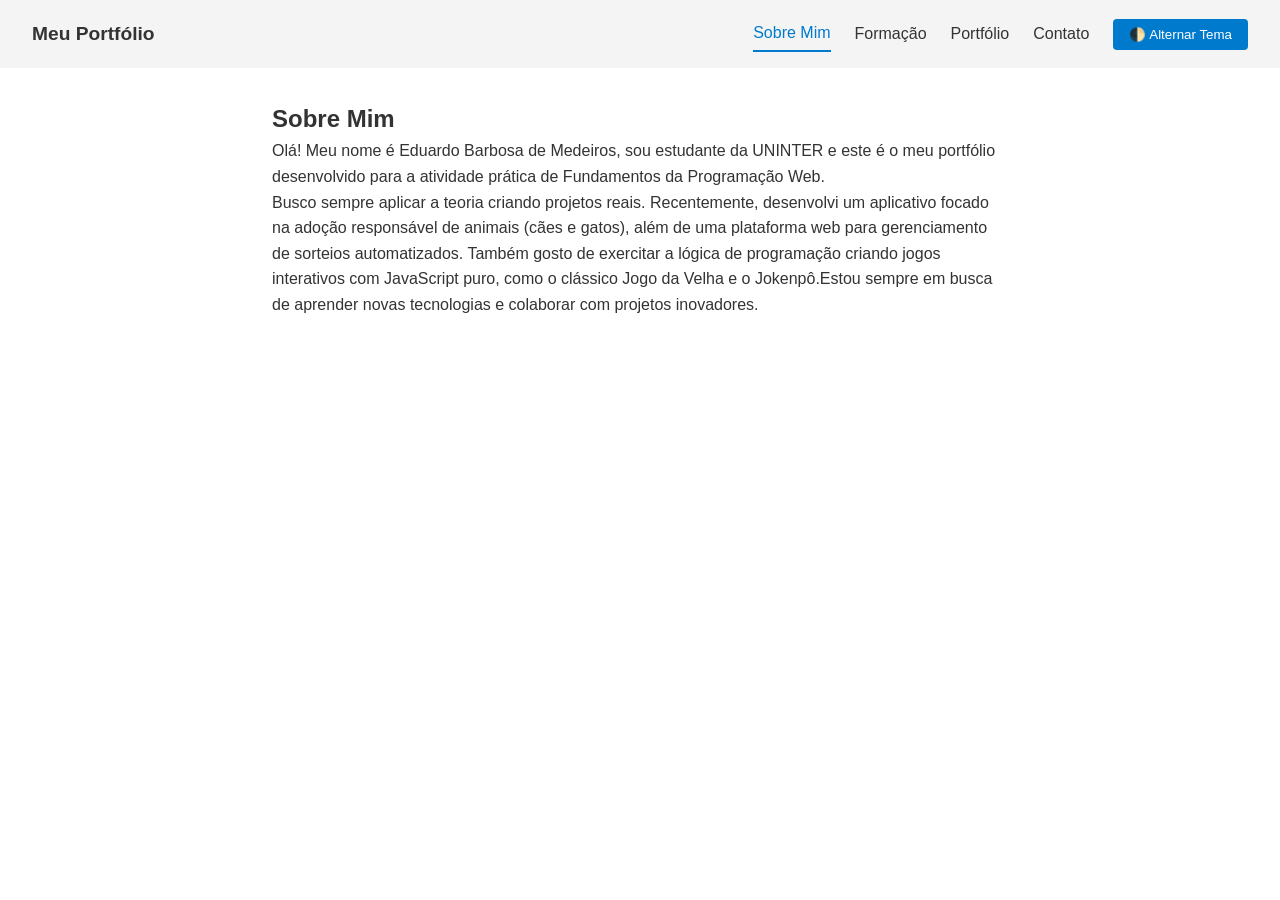
<file: index.html>
<!DOCTYPE html>
<html lang="pt-BR">
<head>
    <meta charset="UTF-8">
    <meta name="viewport" content="width=device-width, initial-scale=1.0">
    <title>Portfólio | Sobre Mim</title>
    <link rel="stylesheet" href="style.css">
</head>
<body>

    <header>
        <div class="logo">Meu Portfólio</div>
        
        <button class="menu-toggle" id="menuToggle" aria-label="Abrir Menu">
            ☰
        </button>

        <nav class="nav-menu" id="navMenu">
            <a href="index.html" class="active">Sobre Mim</a>
            <a href="formacao.html">Formação</a>
            <a href="portfolio.html">Portfólio</a>
            <a href="contato.html">Contato</a>
            <button id="themeToggle" class="theme-btn">🌓 Alternar Tema</button>
        </nav>
    </header>

    <main class="content">
        <section>
            <h1>Sobre Mim</h1>
            <p>Olá! Meu nome é Eduardo Barbosa de Medeiros, sou estudante da UNINTER e este é o meu portfólio desenvolvido para a atividade prática de Fundamentos da Programação Web.</p>
            <p>Busco sempre aplicar a teoria criando projetos reais. Recentemente, desenvolvi um aplicativo focado na adoção responsável de animais (cães e gatos), além de uma plataforma web para gerenciamento de sorteios automatizados. Também gosto de exercitar a lógica de programação criando jogos interativos com JavaScript puro, como o clássico Jogo da Velha e o Jokenpô.Estou sempre em busca de aprender novas tecnologias e colaborar com projetos inovadores.</p>
        </section>
    </main>

    <script src="script.js"></script>
</body>
</html>
</file>
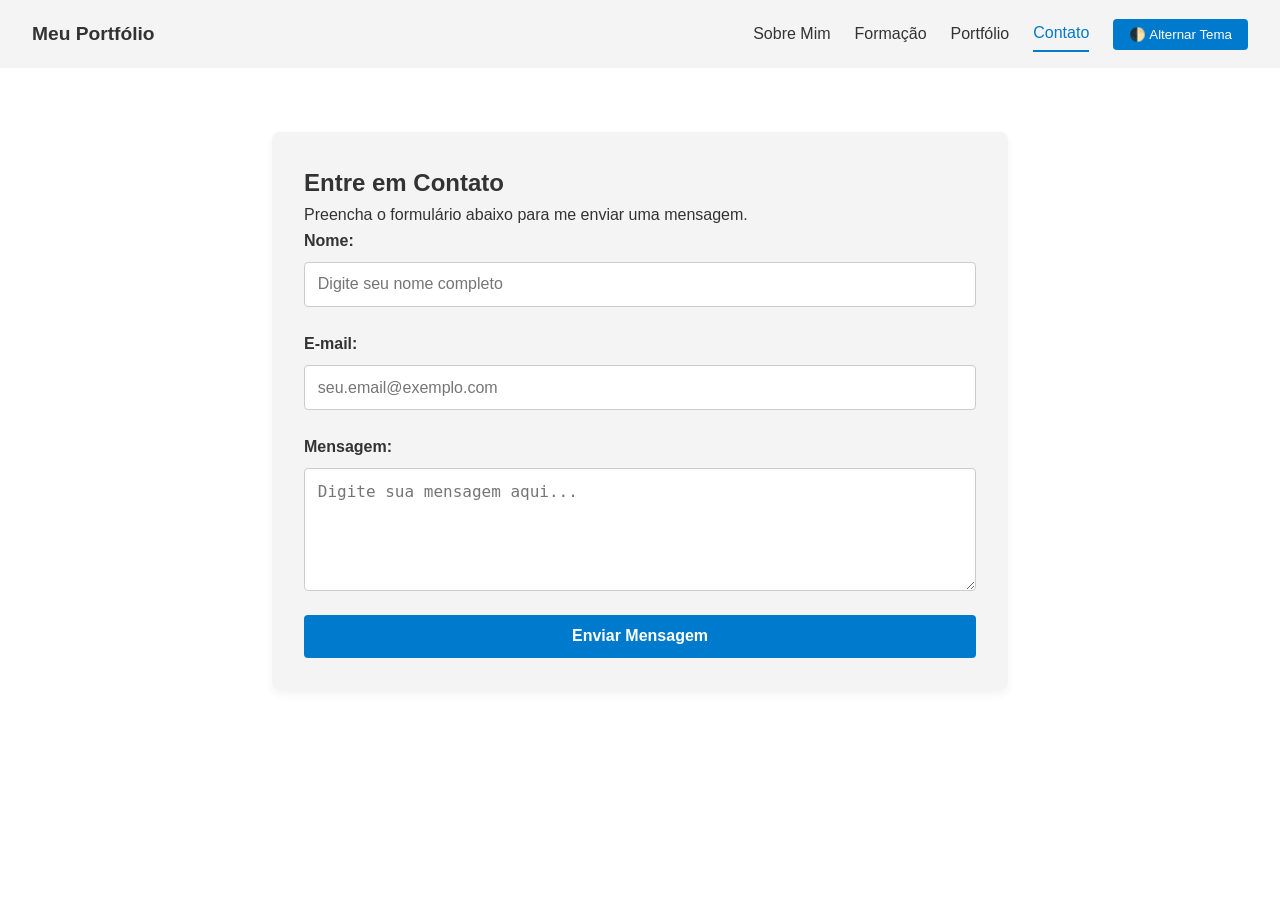
<file: contato.html>
<!DOCTYPE html>
<html lang="pt-BR">
<head>
    <meta charset="UTF-8">
    <meta name="viewport" content="width=device-width, initial-scale=1.0">
    <title>Portfólio | Contato</title>
    <link rel="stylesheet" href="style.css">
</head>
<body>

    <header>
        <div class="logo">Meu Portfólio</div>
        <button class="menu-toggle" id="menuToggle" aria-label="Abrir Menu">☰</button>
        <nav class="nav-menu" id="navMenu">
            <a href="index.html">Sobre Mim</a>
            <a href="formacao.html">Formação</a>
            <a href="portfolio.html">Portfólio</a>
            <a href="contato.html" class="active">Contato</a>
            <button id="themeToggle" class="theme-btn">🌓 Alternar Tema</button>
        </nav>
    </header>

    <main class="content">
        <section class="contact-section">
            <h1>Entre em Contato</h1>
            <p>Preencha o formulário abaixo para me enviar uma mensagem.</p>

            <div id="feedbackMessage" class="feedback-message"></div>

            <form id="contactForm" novalidate>
                <div class="form-group">
                    <label for="nome">Nome:</label>
                    <input type="text" id="nome" name="nome" required placeholder="Digite seu nome completo">
                </div>

                <div class="form-group">
                    <label for="email">E-mail:</label>
                    <input type="email" id="email" name="email" required placeholder="seu.email@exemplo.com">
                </div>

                <div class="form-group">
                    <label for="mensagem">Mensagem:</label>
                    <textarea id="mensagem" name="mensagem" rows="5" required placeholder="Digite sua mensagem aqui..."></textarea>
                </div>

                <button type="submit" class="submit-btn">Enviar Mensagem</button>
            </form>
        </section>
    </main>

    <script src="script.js"></script>
</body>
</html>
</file>
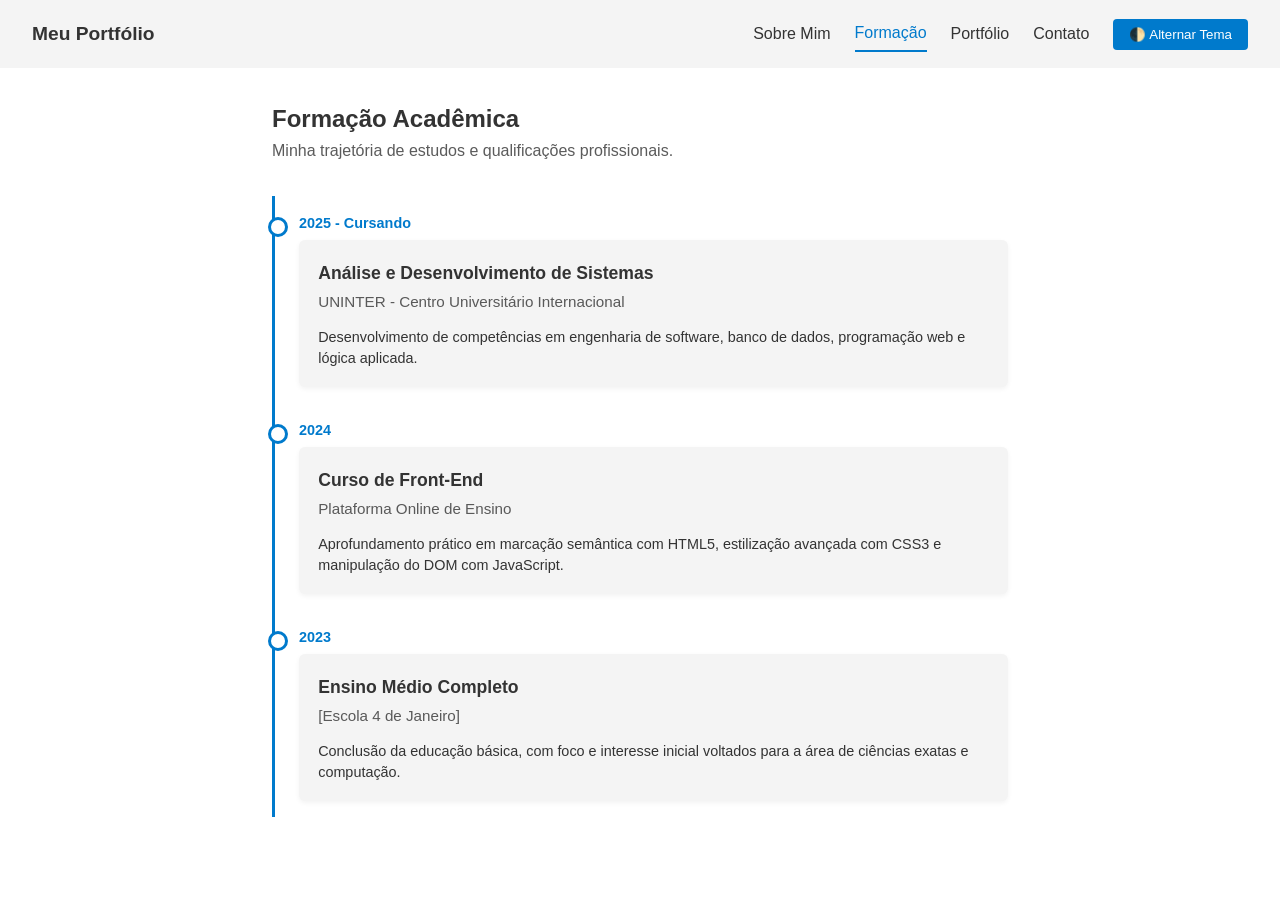
<file: formacao.html>
<!DOCTYPE html>
<html lang="pt-BR">
<head>
    <meta charset="UTF-8">
    <meta name="viewport" content="width=device-width, initial-scale=1.0">
    <title>Portfólio | Formação Acadêmica</title>
    <link rel="stylesheet" href="style.css">
</head>
<body>

    <header>
        <div class="logo">Meu Portfólio</div>
        <button class="menu-toggle" id="menuToggle" aria-label="Abrir Menu">☰</button>
        <nav class="nav-menu" id="navMenu">
            <a href="index.html">Sobre Mim</a>
            <a href="formacao.html" class="active">Formação</a>
            <a href="portfolio.html">Portfólio</a>
            <a href="contato.html">Contato</a>
            <button id="themeToggle" class="theme-btn">🌓 Alternar Tema</button>
        </nav>
    </header>

    <main class="content">
        <section>
            <h1>Formação Acadêmica</h1>
            <p class="subtitle">Minha trajetória de estudos e qualificações profissionais.</p>
            
            <div class="timeline">
                
                <div class="timeline-item">
                    <div class="timeline-date">2025 - Cursando</div>
                    <div class="timeline-body">
                        <h3>Análise e Desenvolvimento de Sistemas</h3>
                        <h4>UNINTER - Centro Universitário Internacional</h4>
                        <p>Desenvolvimento de competências em engenharia de software, banco de dados, programação web e lógica aplicada.</p>
                    </div>
                </div>

                <div class="timeline-item">
                    <div class="timeline-date">2024</div>
                    <div class="timeline-body">
                        <h3>Curso de Front-End</h3>
                        <h4>Plataforma Online de Ensino</h4>
                        <p>Aprofundamento prático em marcação semântica com HTML5, estilização avançada com CSS3 e manipulação do DOM com JavaScript.</p>
                    </div>
                </div>

                <div class="timeline-item">
                    <div class="timeline-date">2023</div>
                    <div class="timeline-body">
                        <h3>Ensino Médio Completo</h3>
                        <h4>[Escola 4 de Janeiro]</h4>
                        <p>Conclusão da educação básica, com foco e interesse inicial voltados para a área de ciências exatas e computação.</p>
                    </div>
                </div>

            </div>
        </section>
    </main>

    <script src="script.js"></script>
</body>
</html>
</file>
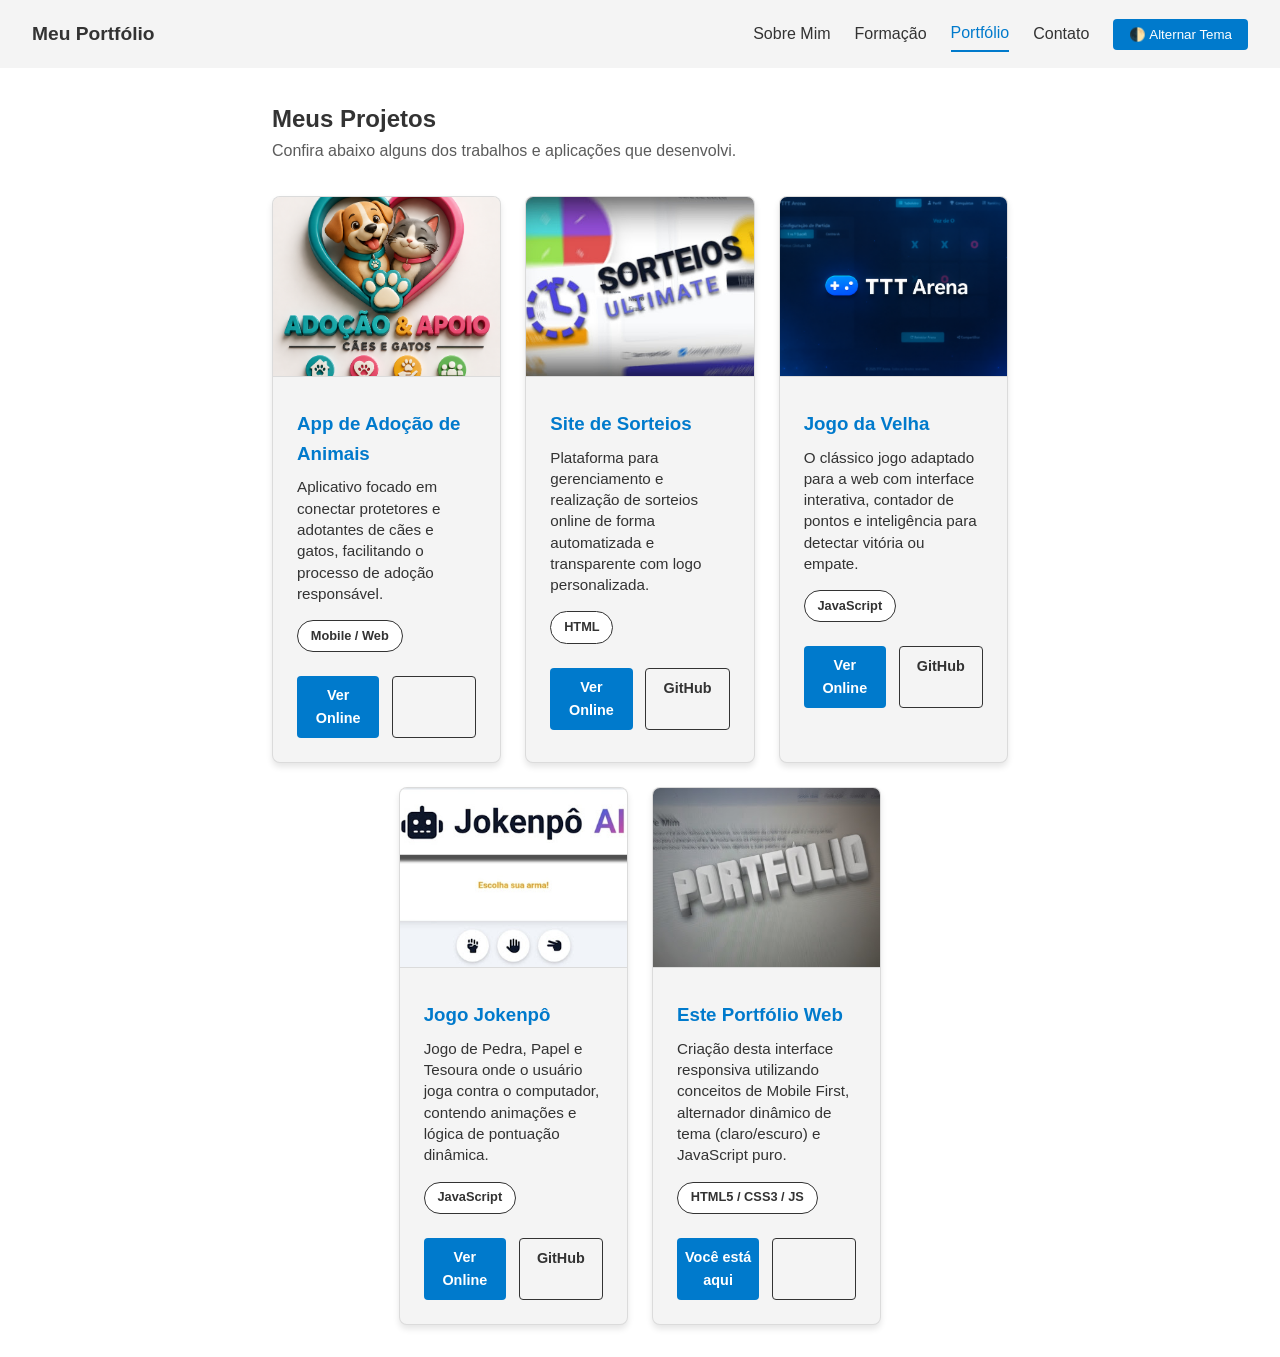
<file: portfolio.html>
<!DOCTYPE html>
<html lang="pt-BR">
<head>
    <meta charset="UTF-8">
    <meta name="viewport" content="width=device-width, initial-scale=1.0">
    <title>Portfólio | Meus Projetos</title>
    <link rel="stylesheet" href="style.css">
</head>
<body>

    <header>
        <div class="logo">Meu Portfólio</div>
        
        <button class="menu-toggle" id="menuToggle" aria-label="Abrir Menu">
            ☰
        </button>

        <nav class="nav-menu" id="navMenu">
            <a href="index.html">Sobre Mim</a>
            <a href="formacao.html">Formação</a>
            <a href="portfolio.html" class="active">Portfólio</a>
            <a href="contato.html">Contato</a>
            <button id="themeToggle" class="theme-btn">🌓 Alternar Tema</button>
        </nav>
    </header>

    <main class="content">
        <section>
            <h1>Meus Projetos</h1>
            <p class="subtitle">Confira abaixo alguns dos trabalhos e aplicações que desenvolvi.</p>
            
            <div class="projects-grid">
                
                <div class="project-card">
                    <img src="imagens/adocao.jpg" alt="Preview do App de Adoção" class="project-image">
                    <div class="project-info">
                        <h3>App de Adoção de Animais</h3>
                        <p>Aplicativo focado em conectar protetores e adotantes de cães e gatos, facilitando o processo de adoção responsável.</p>
                        <span class="tech-badge">Mobile / Web</span>
                        <div class="project-links">
                            <a href=" https://eduardob-477.github.io/Web-Adocao-e-Apoio/" target="_blank" class="btn-link preview">Ver Online</a>
                            <a href="https://github.com/seu-usuario/app-adocao" target="_blank" class="btn-link github"></a>
                        </div>
                    </div>
                </div>

                <div class="project-card">
                    <img src="imagens/sorteios.jpg" alt="Preview do Site de Sorteios" class="project-image">
                    <div class="project-info">
                        <h3>Site de Sorteios</h3>
                        <p>Plataforma para gerenciamento e realização de sorteios online de forma automatizada e transparente com logo personalizada.</p>
                        <span class="tech-badge">HTML</span>
                        <div class="project-links">
                            <a href="https://eduardob-477.github.io/Sorteios-online/" target="_blank" class="btn-link preview">Ver Online</a>
                            <a href="https://github.com/EduardoB-477/Sorteios-online" target="_blank" class="btn-link github">GitHub</a>
                        </div>
                    </div>
                </div>

                <div class="project-card">
                    <img src="imagens/jogo-da-velha.jpg" alt="Preview do Jogo da Velha" class="project-image">
                    <div class="project-info">
                        <h3>Jogo da Velha</h3>
                        <p>O clássico jogo adaptado para a web com interface interativa, contador de pontos e inteligência para detectar vitória ou empate.</p>
                        <span class="tech-badge">JavaScript</span>
                        <div class="project-links">
                            <a href="https://eduardob-477.github.io/T-T-T-Arena/" target="_blank" class="btn-link preview">Ver Online</a>
                            <a href="https://github.com/EduardoB-477/T-T-T-Arena" target="_blank" class="btn-link github">GitHub</a>
                        </div>
                    </div>
                </div>

                <div class="project-card">
                    <img src="imagens/jokenpo.jpg" alt="Preview do Jogo Jokenpô" class="project-image">
                    <div class="project-info">
                        <h3>Jogo Jokenpô</h3>
                        <p>Jogo de Pedra, Papel e Tesoura onde o usuário joga contra o computador, contendo animações e lógica de pontuação dinâmica.</p>
                        <span class="tech-badge">JavaScript</span>
                        <div class="project-links">
                            <a href="https://eduardob-477.github.io/Jokenp--Master/" target="_blank" class="btn-link preview">Ver Online</a>
                            <a href="https://github.com/EduardoB-477/Jokenp--Master" target="_blank" class="btn-link github">GitHub</a>
                        </div>
                    </div>
                </div>

                <div class="project-card">
                    <img src="imagens/portfolio.jpg" alt="Preview Deste Portfólio" class="project-image">
                    <div class="project-info">
                        <h3>Este Portfólio Web</h3>
                        <p>Criação desta interface responsiva utilizando conceitos de Mobile First, alternador dinâmico de tema (claro/escuro) e JavaScript puro.</p>
                        <span class="tech-badge">HTML5 / CSS3 / JS</span>
                        <div class="project-links">
                            <a href="#" class="btn-link preview">Você está aqui</a>
                            <a href="https://github.com/EduardoB-477/portfolio-uninter" target="_blank" class="btn-link github"></a>
                        </div>
                    </div>
                </div>

            </div>
        </section>
    </main>

    <script src="script.js"></script>
</body>
</html>
</file>
<file: style.css>
/* ==========================================================================
   1. VARIÁVEIS DE COR (Gerenciamento de Tema Claro/Escuro)
   ========================================================================== */
:root {
    --bg-color: #ffffff;
    --text-color: #333333;
    --header-bg: #f4f4f4;
    --accent-color: #007acc;
    --menu-mobile-bg: #eeeeee;
}

/* Cores aplicadas quando o body tiver a classe .dark-theme */
body.dark-theme {
    --bg-color: #121212;
    --text-color: #e0e0e0;
    --header-bg: #1e1e1e;
    --accent-color: #3792cb;
    --menu-mobile-bg: #2a2a2a;
}

/* ==========================================================================
   2. ESTILOS GERAIS
   ========================================================================== */
* {
    margin: 0;
    padding: 0;
    box-sizing: border-box;
    transition: background-color 0.3s, color 0.3s;
}

body {
    font-family: Arial, sans-serif;
    background-color: var(--bg-color);
    color: var(--text-color);
}

header {
    display: flex;
    justify-content: space-between;
    align-items: center;
    padding: 1rem 2rem;
    background-color: var(--header-bg);
    position: sticky;
    top: 0;
    z-index: 1000;
}

.logo {
    font-weight: bold;
    font-size: 1.2rem;
}

/* ==========================================================================
   3. MENU RESPONSIVO (MOBILE FIRST)
   ========================================================================== */
.menu-toggle {
    display: block; /* Visível no mobile */
    font-size: 1.5rem;
    background: none;
    border: none;
    color: var(--text-color);
    cursor: pointer;
}

.nav-menu {
    display: none; /* Escondido por padrão no mobile */
    flex-direction: column;
    position: absolute;
    top: 100%;
    left: 0;
    width: 100%;
    background-color: var(--menu-mobile-bg);
    padding: 1rem;
    gap: 1rem;
    box-shadow: 0 4px 6px rgba(0,0,0,0.1);
}

/* Classe que o JavaScript vai injetar para abrir o menu */
.nav-menu.active {
    display: flex;
}

.nav-menu a {
    text-decoration: none;
    color: var(--text-color);
    font-weight: 500;
    padding: 0.5rem 0;
}

.nav-menu a.active {
    color: var(--accent-color);
    border-bottom: 2px solid var(--accent-color);
}

.theme-btn {
    padding: 0.5rem 1rem;
    cursor: pointer;
    background-color: var(--accent-color);
    color: white;
    border: none;
    border-radius: 4px;
}

.content {
    padding: 2rem;
    max-width: 800px;
    margin: 0 auto;
    line-height: 1.6;
}

/* ==========================================================================
   4. MEDIA QUERIES (Telas Maiores / Desktop)
   ========================================================================== */
@media (min-width: 768px) {
    .menu-toggle {
        display: none; /* Esconde o botão hambúrguer no PC */
    }

    .nav-menu {
        display: flex; /* Mostra o menu horizontalmente */
        flex-direction: row;
        position: static;
        width: auto;
        background: none;
        box-shadow: none;
        padding: 0;
        align-items: center;
        gap: 1.5rem;
    }
}
/* ==========================================================================
   5. ESTILOS DO FORMULÁRIO DE CONTATO
   ========================================================================== */
.contact-section {
    background-color: var(--header-bg);
    padding: 2rem;
    border-radius: 8px;
    box-shadow: 0 4px 10px rgba(0, 0, 0, 0.05);
    margin-top: 2rem;
}

.form-group {
    margin-bottom: 1.5rem;
    display: flex;
    flex-direction: column;
    gap: 0.5rem;
}

.form-group label {
    font-weight: bold;
}

.form-group input, 
.form-group textarea {
    width: 100%;
    padding: 0.8rem;
    border: 1px solid #ccc;
    border-radius: 4px;
    background-color: var(--bg-color);
    color: var(--text-color);
    font-size: 1rem;
}

.submit-btn {
    background-color: var(--accent-color);
    color: white;
    padding: 0.8rem 1.5rem;
    border: none;
    border-radius: 4px;
    cursor: pointer;
    font-size: 1rem;
    width: 100%;
    font-weight: bold;
}

.submit-btn:hover {
    opacity: 0.9;
}

/* Estilos das Mensagens de Confirmação Dinâmicas */
.feedback-message {
    margin-bottom: 1.5rem;
    padding: 1rem;
    border-radius: 4px;
    display: none; /* Escondido por padrão */
    font-weight: bold;
    text-align: center;
}

.feedback-message.success {
    display: block;
    background-color: #d4edda;
    color: #155724;
    border: 1px solid #c3e6cb;
}

.feedback-message.error {
    display: block;
    background-color: #f8d7da;
    color: #721c24;
    border: 1px solid #f5c6cb;
}
/* ==========================================================================
   6. SEÇÃO DE PORTFÓLIO (CARDS DE PROJETOS)
   ========================================================================== */
.subtitle {
    margin-bottom: 2rem;
    color: var(--text-color);
    opacity: 0.8;
}

/* Container que organiza os cards */
.projects-grid {
    display: flex;
    flex-wrap: wrap; /* Permite que os cards pulem para a linha de baixo */
    gap: 1.5rem; /* Espaçamento entre os cards */
    justify-content: center;
}

/* Estilo individual de cada Card (Pensado para celular primeiro) */
.project-card {
    background-color: var(--header-bg);
    border-radius: 8px;
    overflow: hidden;
    width: 100%; /* No mobile ocupa a tela toda */
    box-shadow: 0 4px 6px rgba(0, 0, 0, 0.1);
    border: 1px solid rgba(0, 0, 0, 0.1);
}

.project-info {
    padding: 1.5rem;
}

.project-info h3 {
    margin-bottom: 0.5rem;
    color: var(--accent-color);
}

.project-info p {
    font-size: 0.95rem;
    margin-bottom: 1rem;
    line-height: 1.4;
}

/* Tag de tecnologia usada no projeto */
.tech-badge {
    display: inline-block;
    background-color: var(--bg-color);
    color: var(--text-color);
    padding: 0.3rem 0.8rem;
    border-radius: 20px;
    font-size: 0.8rem;
    font-weight: bold;
    border: 1px solid var(--text-color);
}

/* Ajuste fino na Media Query já existente para telas maiores (Desktop) */
@media (min-width: 768px) {
    /* Faz os cards ficarem lado a lado dividindo o espaço no PC */
    .project-card {
        width: calc(50% - 1rem); /* 2 cards por linha no tablet/PC pequeno */
    }
}

@media (min-width: 1024px) {
    .project-card {
        width: calc(33.333% - 1rem); /* 3 cards por linha em monitores grandes */
    }
}
/* ==========================================================================
   7. SEÇÃO DE FORMAÇÃO (LINHA DO TEMPO)
   ========================================================================== */
.timeline {
    position: relative;
    border-left: 3px solid var(--accent-color); /* A linha vertical guia */
    padding: 1rem 0 1rem 1.5rem;
    margin-top: 2rem;
    display: flex;
    flex-direction: column;
    gap: 2rem;
}

/* Cada bloco de formação */
.timeline-item {
    position: relative;
}

/* A bolinha indicadora na linha do tempo */
.timeline-item::before {
    content: '';
    position: absolute;
    left: -1.95rem; /* Ajuste exato para ficar sobre a linha horizontal */
    top: 5px;
    background-color: var(--bg-color);
    border: 3px solid var(--accent-color);
    width: 14px;
    height: 14px;
    border-radius: 50%;
    z-index: 10;
}

.timeline-date {
    font-weight: bold;
    color: var(--accent-color);
    font-size: 0.9rem;
    margin-bottom: 0.3rem;
}

.timeline-body {
    background-color: var(--header-bg);
    padding: 1.2rem;
    border-radius: 6px;
    box-shadow: 0 2px 5px rgba(0,0,0,0.05);
}

.timeline-body h3 {
    font-size: 1.1rem;
    margin-bottom: 0.2rem;
}

.timeline-body h4 {
    font-size: 0.95rem;
    font-weight: normal;
    opacity: 0.8;
    margin-bottom: 0.8rem;
}

.timeline-body p {
    font-size: 0.9rem;
    line-height: 1.4;
}
/* Estilo para a imagem do projeto (Garante responsividade dentro do card) */
.project-image {
    width: 100%;
    height: 180px; /* Altura fixa para manter todos os cards simétricos */
    object-fit: cover; /* Corta/ajusta a imagem sem distorcer ou esticar */
    border-bottom: 1px solid rgba(0, 0, 0, 0.1);
}

/* Espaçamento e organização dos botões/links */
.project-links {
    margin-top: 1.5rem;
    display: flex;
    gap: 0.8rem;
}

/* Estilo geral dos botões do card */
.btn-link {
    flex: 1; /* Faz os dois botões dividirem o espaço igualmente */
    text-align: center;
    text-decoration: none;
    padding: 0.5rem;
    font-size: 0.9rem;
    font-weight: bold;
    border-radius: 4px;
    transition: opacity 0.2s;
}

.btn-link:hover {
    opacity: 0.8;
}

/* Cores específicas para cada tipo de botão */
.btn-link.preview {
    background-color: var(--accent-color);
    color: white;
}

.btn-link.github {
    background-color: transparent;
    color: var(--text-color);
    border: 1px solid var(--text-color);
}
</file>
